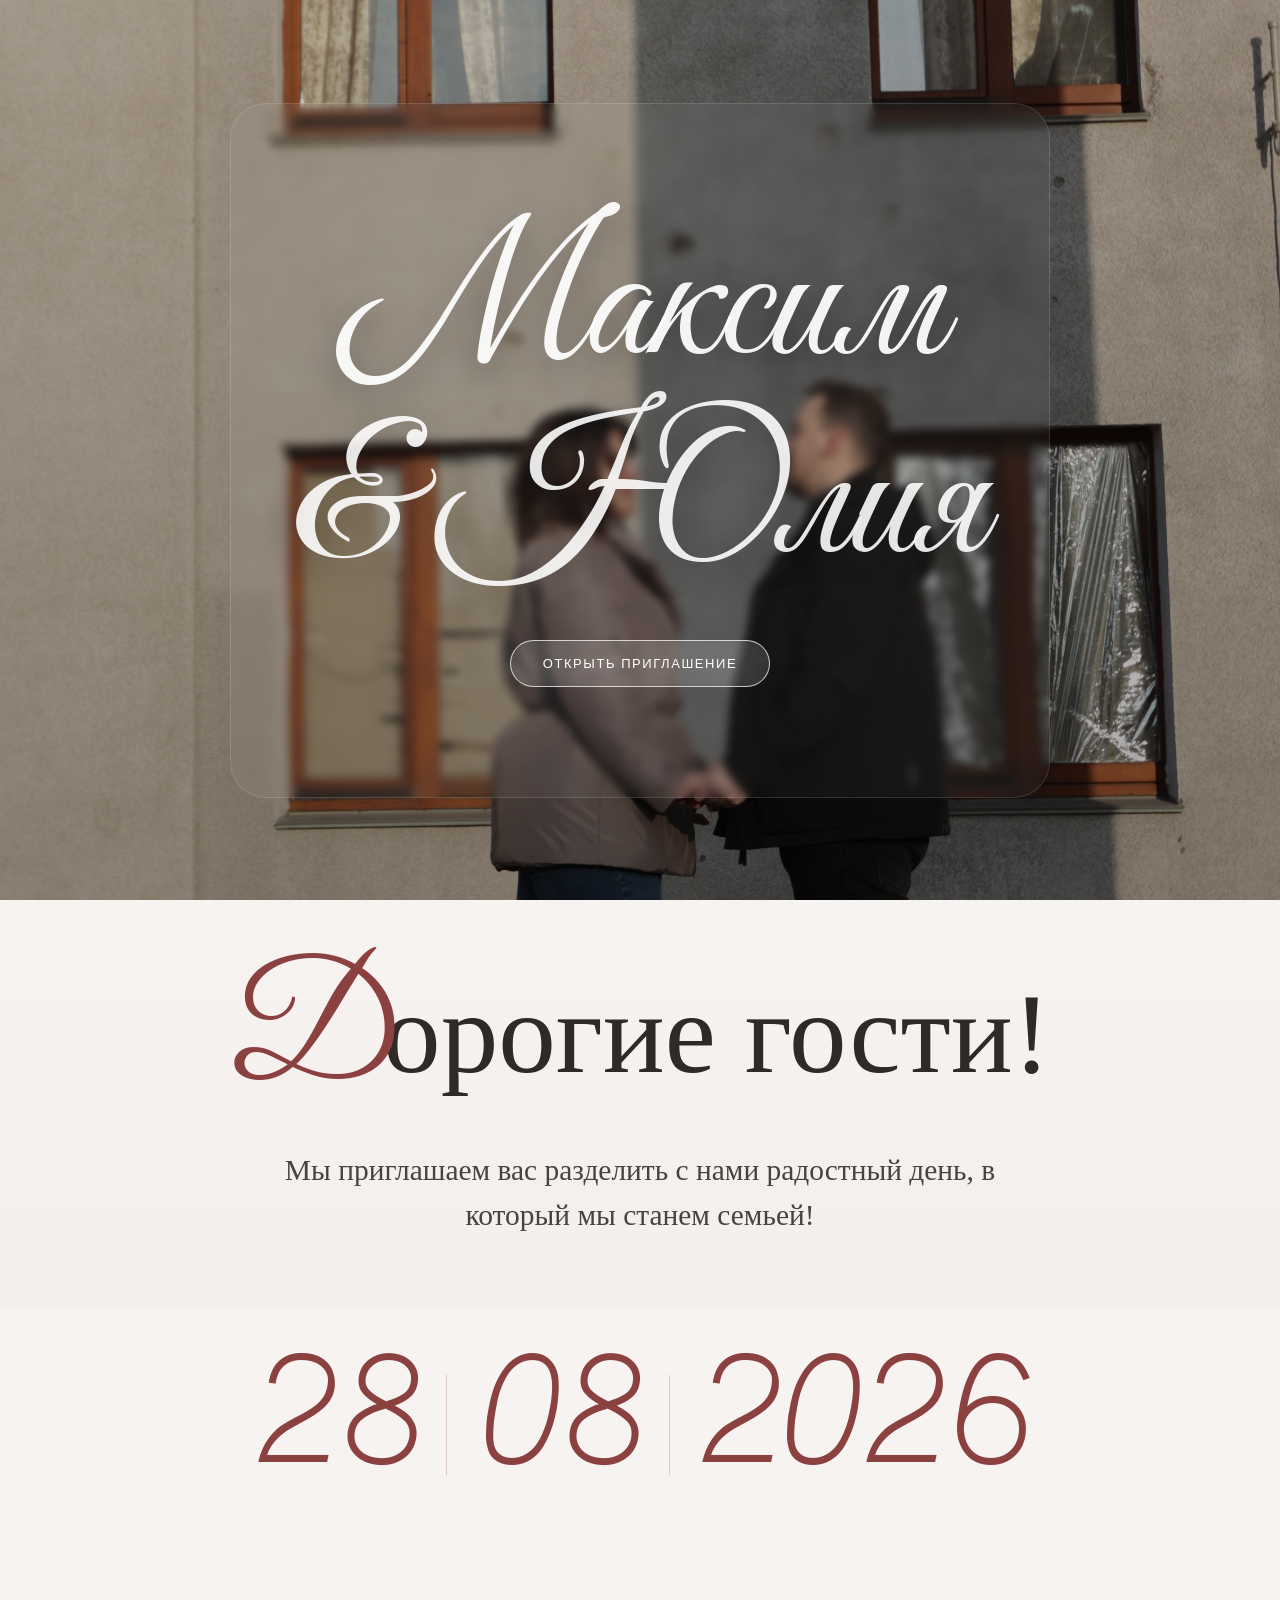
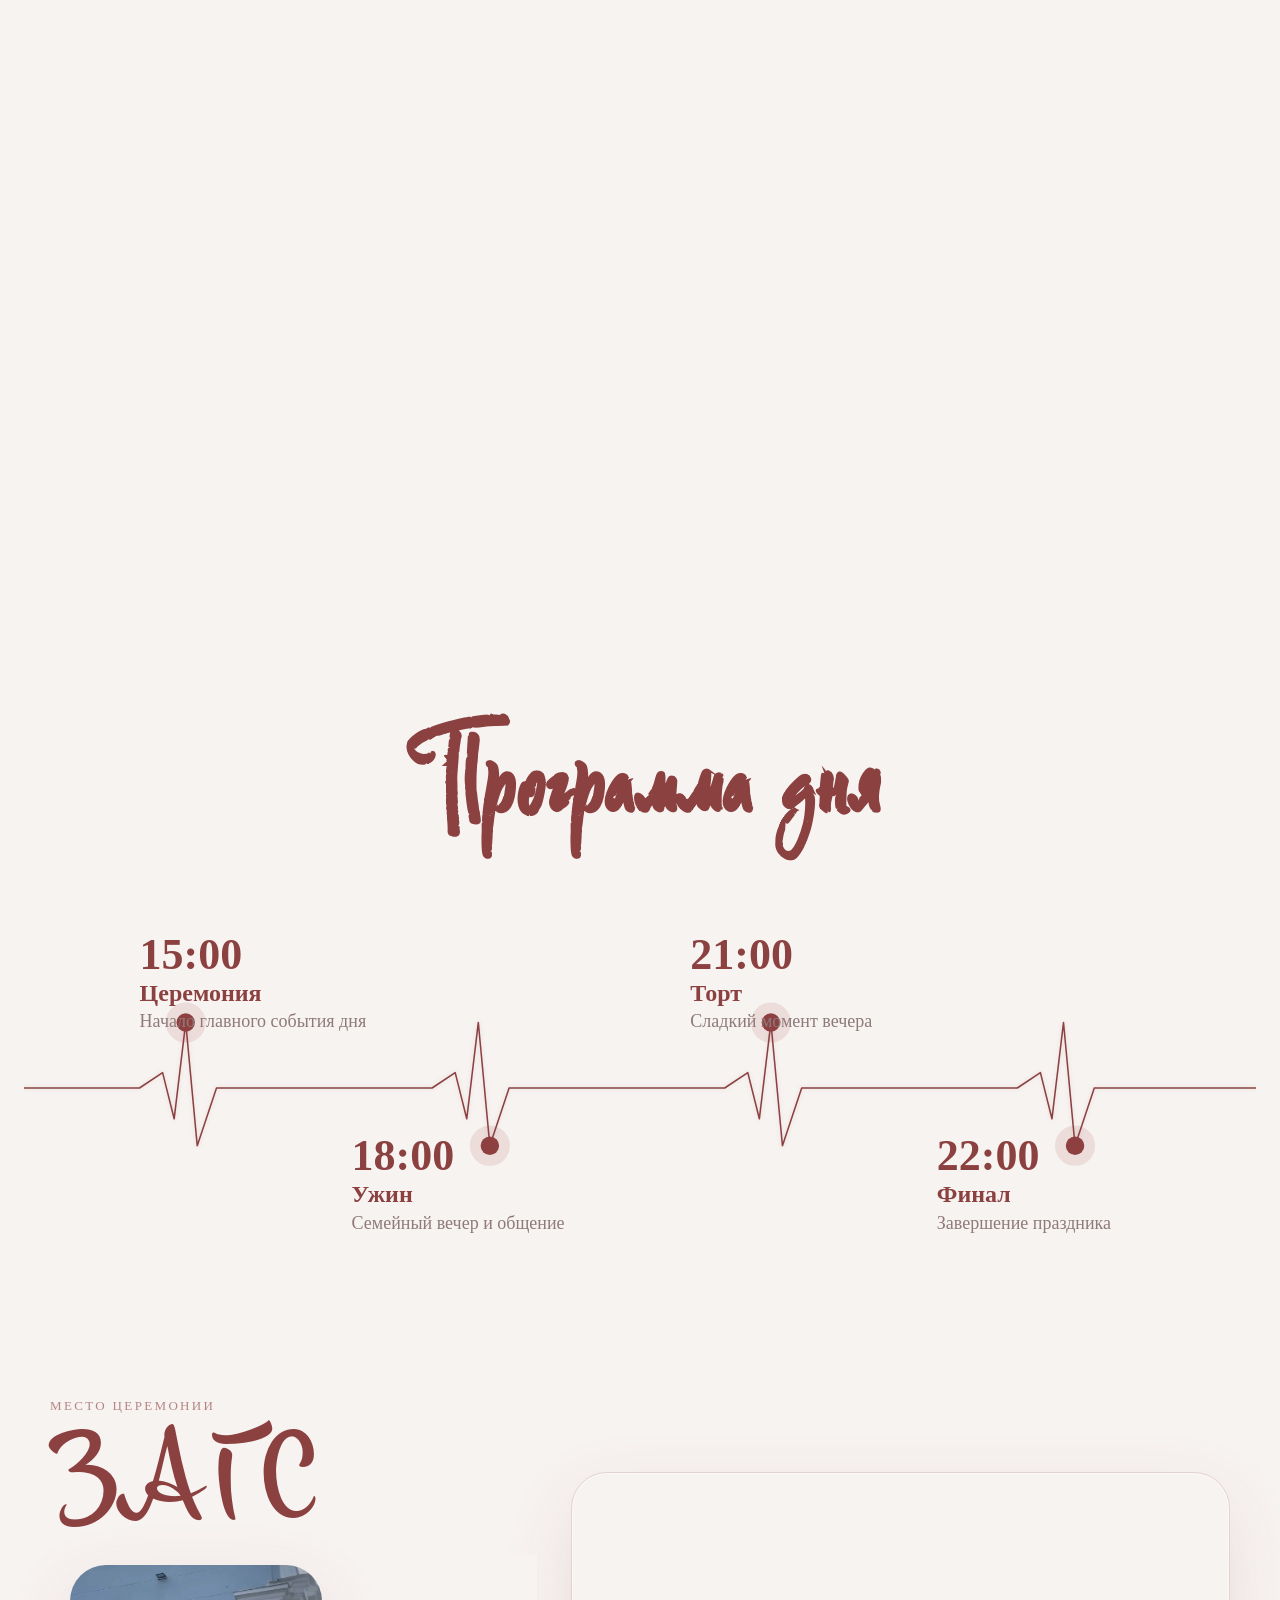
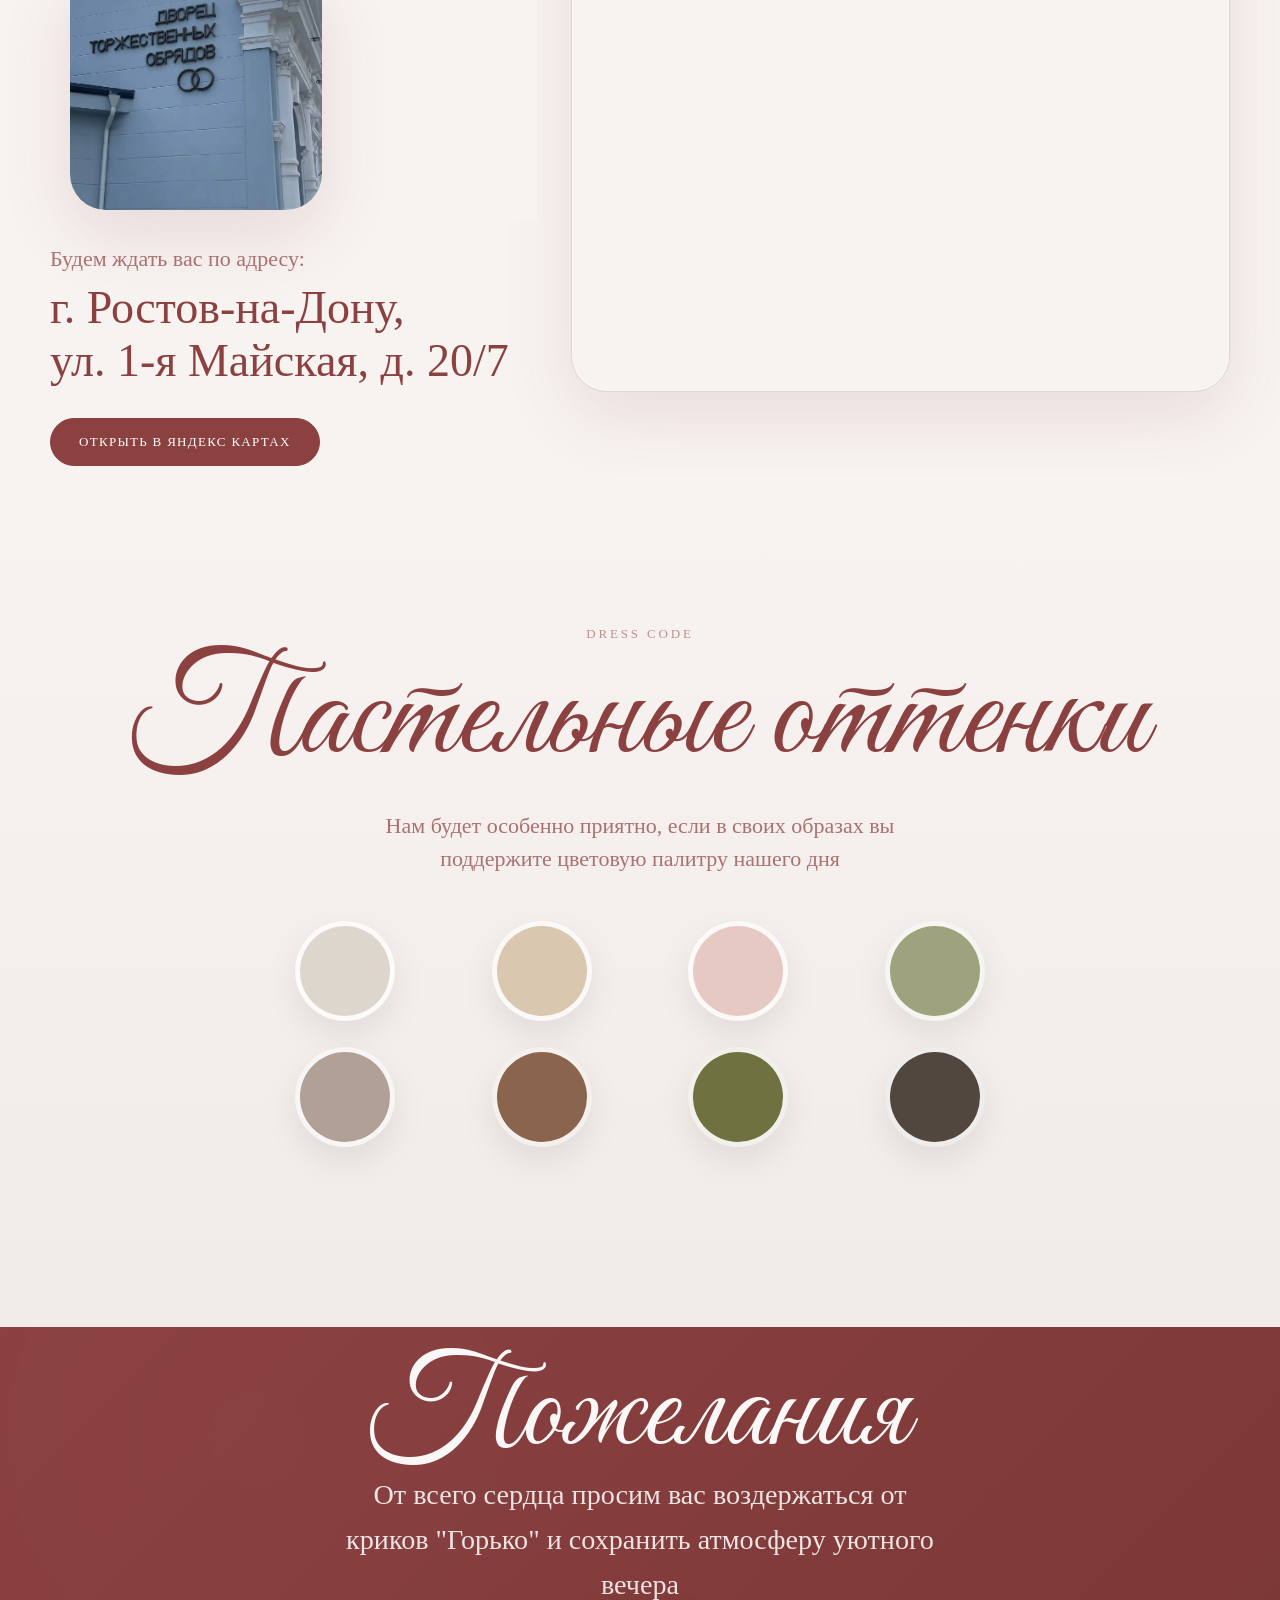
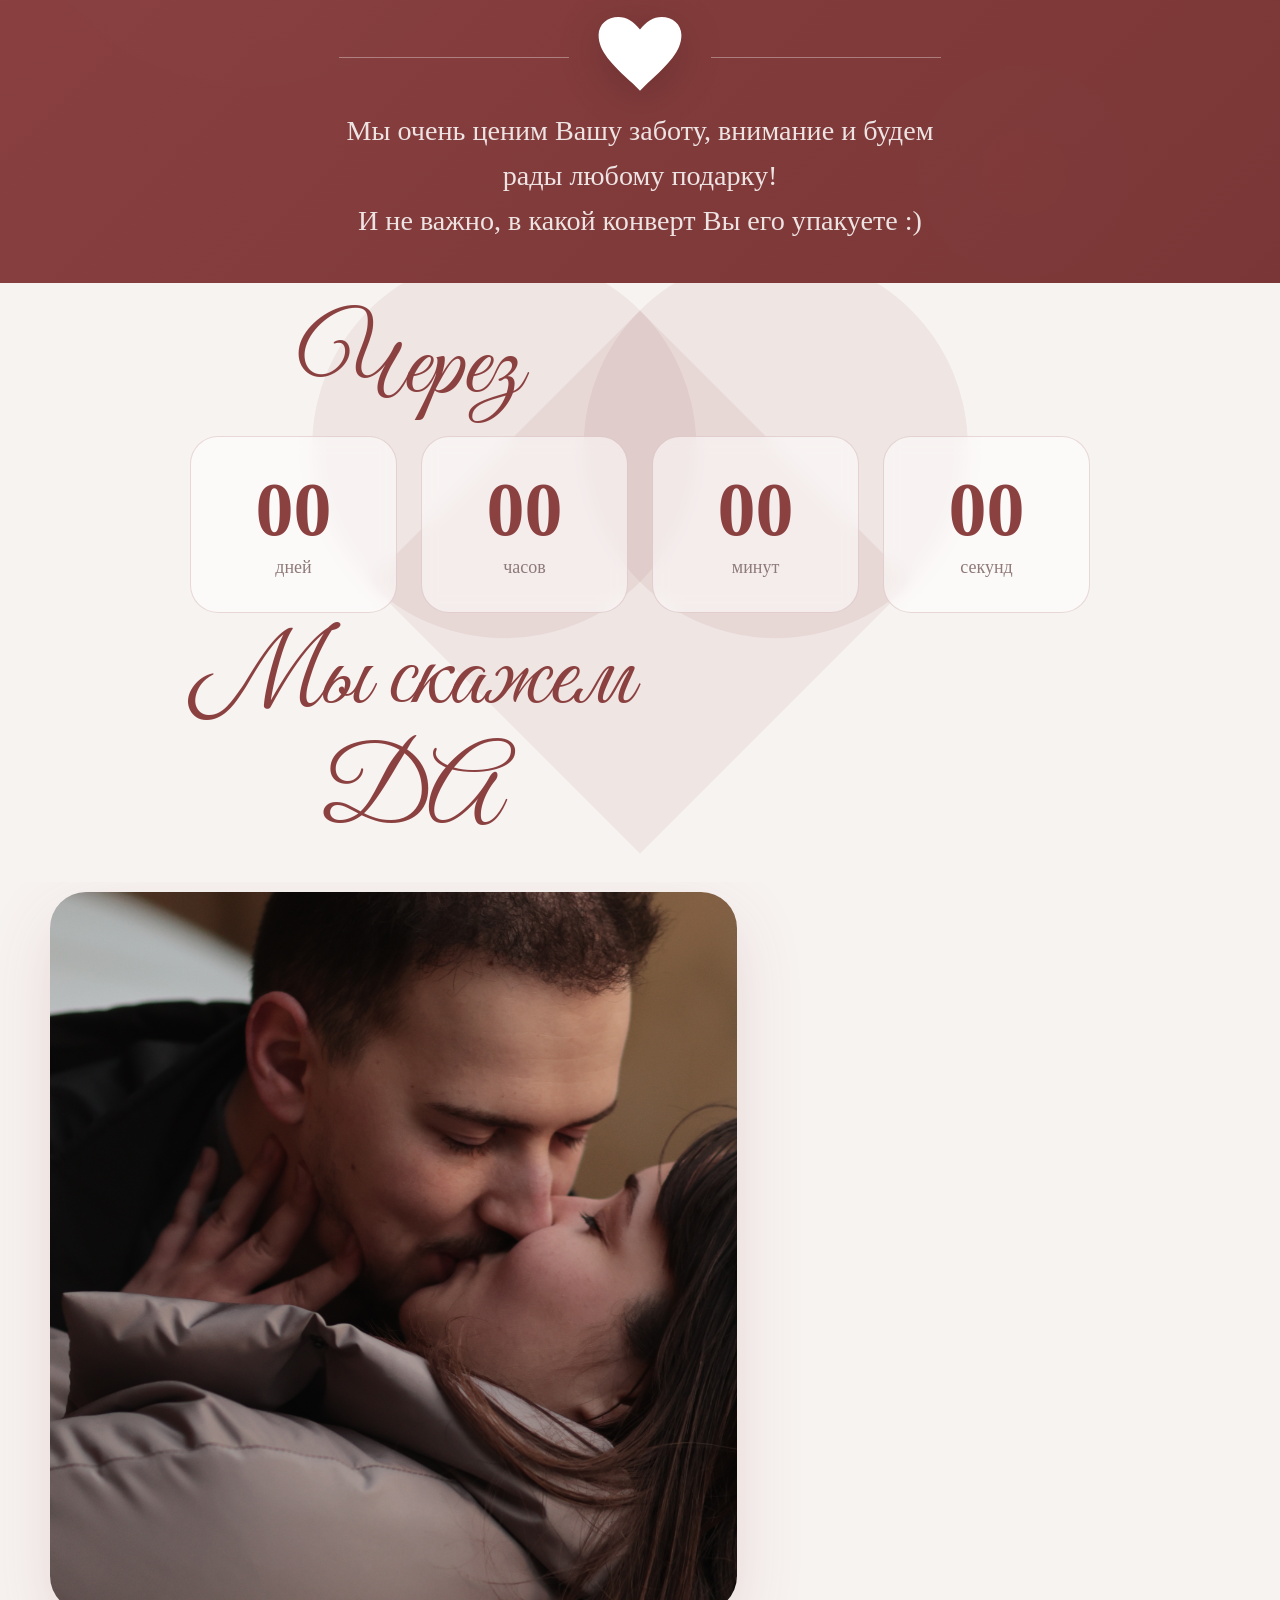
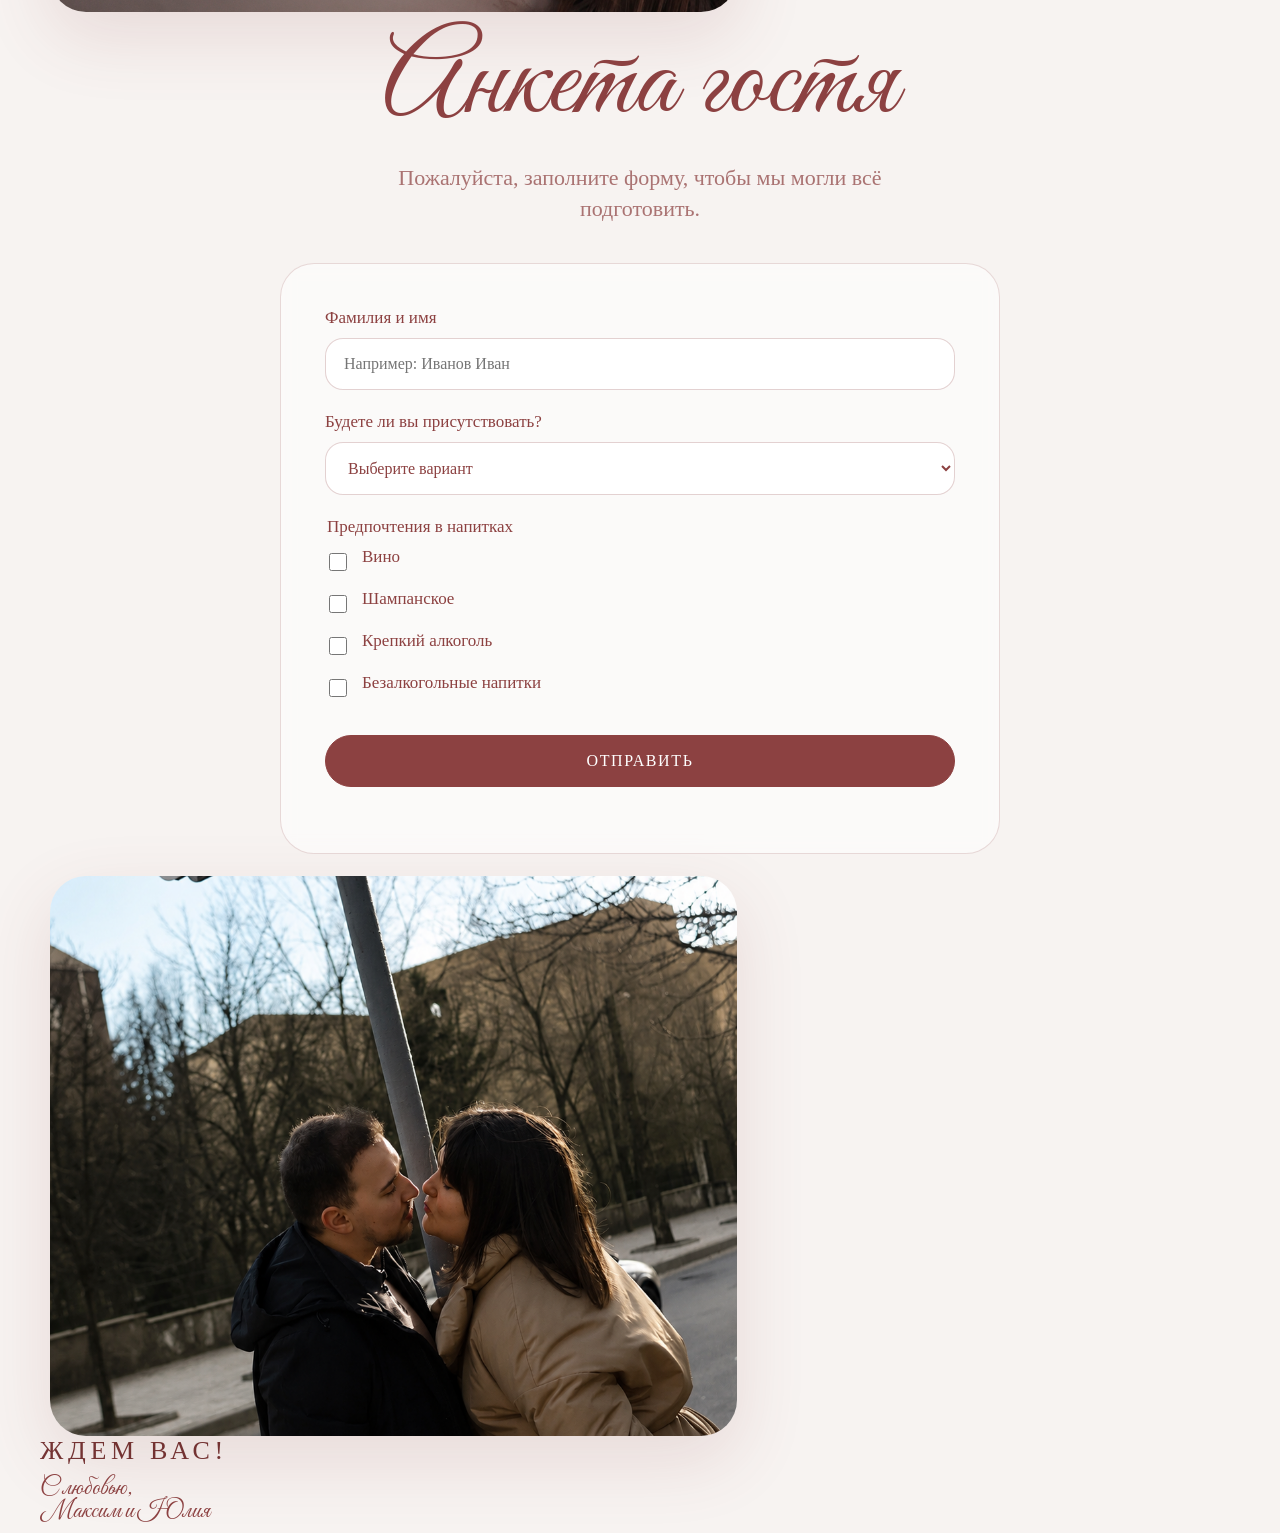
<file: index.html>
<!doctype html>
<html lang="ru">
  <head>
    <meta charset="UTF-8" />
    <meta name="viewport" content="width=device-width, initial-scale=1.0" />

    <link rel="stylesheet" href="./style.css" />
     <link rel="icon" href="./ico.png"/>

    <title>Максим & Юлия</title>
  </head>

  <body>
    <!-- HERO -->

    <section class="hero-open" id="inviteHero">
      <div class="hero-open__grain"></div>

      <div class="hero-open__inner">
        <h1 class="hero-open__title">
          Максим
          <span>& Юлия</span>
        </h1>

        <!-- <p class="hero-open__subtitle">Один день. Одно сердце. Одна история.</p> -->

        <button class="hero-open__button" type="button" id="openInvite">
          Открыть приглашение
        </button>
      </div>

      <svg
        class="hero-open__pulse"
        viewBox="0 0 1200 180"
        preserveAspectRatio="xMidYMid meet"
      >
        <path
          d="
            M0 90
            L320 90

            L345 82
            L360 115
            L375 42
            L390 128
            L410 90

            L1200 90
          "
        />
      </svg>
    </section>

    <section class="welcome-block" id="schedule">
      <div class="welcome-block__inner">
        <!-- <div class="welcome-block__date">
          <span>28</span>

          <i></i>

          <span>08</span>

          <i></i>

          <span>2026</span>
        </div> -->
        <h2 class="welcome-block__title"><span>Д</span>орогие гости!</h2>

        <p class="welcome-block__text">
          Мы приглашаем вас разделить с нами радостный день, в который мы станем
          семьей!
        </p>
      </div>
    </section>
    <!-- SCHEDULE -->

    <section class="date-transform">
      <div class="date-transform__sticky">
        <div class="date-transform__date">
          <span class="date-day">28</span>
          <i></i>
          <span class="date-month">08</span>
          <i></i>
          <span class="date-year">2026</span>
        </div>

        <h2 class="date-transform__title">Наш август</h2>

        <div class="date-transform__calendar">
          <span>26</span>
          <span>27</span>

          <div class="date-transform__heart">
            <svg viewBox="0 0 100 90">
              <path
                d="M50 82 L42 74 C18 52 4 38 4 20 C4 8 14 0 26 0 C35 0 43 5 50 14 C57 5 65 0 74 0 C86 0 96 8 96 20 C96 38 82 52 58 74 L50 82"
              />
              <text x="50" y="47">28</text>
            </svg>
          </div>

          <span>29</span>
          <span>30</span>
        </div>
      </div>
    </section>

    <section class="pulse-schedule">
      <h2 class="pulse__title">Программа дня</h2>
      <div class="pulse-track">
        <svg
          class="pulse-svg"
          viewBox="0 0 1600 420"
          preserveAspectRatio="xMidYMid meet"
        >
          <path
            d="
              M0 210
              L150 210

              L180 190
              L195 250
              L210 125
              L225 285
              L250 210

              L530 210

              L560 190
              L575 250
              L590 125
              L605 285
              L630 210

              L910 210

              L940 190
              L955 250
              L970 125
              L985 285
              L1010 210

              L1290 210

              L1320 190
              L1335 250
              L1350 125
              L1365 285
              L1390 210

              L1600 210
            "
          />

          <g class="peak-dot">
            <circle cx="210" cy="125" r="12" />
          </g>

          <g class="peak-dot">
            <circle cx="605" cy="285" r="12" />
          </g>

          <g class="peak-dot">
            <circle cx="970" cy="125" r="12" />
          </g>

          <g class="peak-dot">
            <circle cx="1365" cy="285" r="12" />
          </g>
        </svg>

        <div class="pulse-event event-1">
          <span>15:00</span>
          <h3>Церемония</h3>
          <p>Начало главного события дня</p>
        </div>

        <div class="pulse-event event-2">
          <span>18:00</span>
          <h3>Ужин</h3>
          <p>Семейный вечер и общение</p>
        </div>

        <div class="pulse-event event-3">
          <span>21:00</span>
          <h3>Торт</h3>
          <p>Сладкий момент вечера</p>
        </div>

        <div class="pulse-event event-4">
          <span>22:00</span>
          <h3>Финал</h3>
          <p>Завершение праздника</p>
        </div>
      </div>
    </section>

    <section class="location-section" id="location">
      <div class="location__inner">
        <div class="location__content">
          <p class="location__label">Место церемонии</p>

          <h2 class="location__title">ЗАГС</h2>

          <section class="couple-gallery">
            <div class="couple-gallery__inner">
              <div
                class="couple-gallery__photo couple-gallery__photo--large"
                style="height: 245px"
              >
                <img src="./img/1.png" alt="Максим и Юлия" />
              </div>
            </div>
          </section>

          <p class="location__text">Будем ждать вас по адресу:</p>

          <address class="location__address">
            г. Ростов-на-Дону,<br />
            ул. 1-я Майская, д. 20/7
          </address>

          <a
            class="location__button"
            href="https://yandex.ru/maps/?text=Ростов-на-Дону%2C%201-я%20Майская%2020%2F7"
            target="_blank"
          >
            Открыть в Яндекс Картах
          </a>
        </div>

        <div class="location__map">
          <iframe
            src="https://yandex.ru/map-widget/v1/?text=Ростов-на-Дону%2C%201-я%20Майская%2020%2F7"
            loading="lazy"
            allowfullscreen
          ></iframe>
        </div>
      </div>
    </section>

    <section class="dresscode-v2" id="dress-code">
      <div class="dresscode-v2__inner">
        <p class="dresscode-v2__label">Dress code</p>

        <h2 class="dresscode-v2__title">Пастельные оттенки</h2>

        <p class="dresscode-v2__text">
          Нам будет особенно приятно, если в своих образах вы поддержите
          цветовую палитру нашего дня
        </p>

        <!-- COLORS -->

        <div class="dresscode-v2__palette">
          <div class="dresscode-v2__color">
            <span style="background: #ddd6cc"></span>
          </div>

          <div class="dresscode-v2__color">
            <span style="background: #d9c7b0"></span>
          </div>

          <div class="dresscode-v2__color">
            <span style="background: #e6c9c3"></span>
          </div>

          <div class="dresscode-v2__color">
            <span style="background: #9ea27d"></span>
          </div>

          <div class="dresscode-v2__color">
            <span style="background: #b0a095"></span>
          </div>

          <div class="dresscode-v2__color">
            <span style="background: #8b644d"></span>
          </div>

          <div class="dresscode-v2__color">
            <span style="background: #6f7140"></span>
          </div>

          <div class="dresscode-v2__color">
            <span style="background: #51473f"></span>
          </div>
        </div>

        <!-- GALLERY -->
      </div>
    </section>

    <footer class="wedding-footer">
      <div class="wedding-footer__overlay"></div>

      <div class="wedding-footer__inner">
        <h2 class="wedding-footer__title">Пожелания</h2>

        <p class="wedding-footer__text">
          От всего сердца просим вас воздержаться от криков "Горько" и сохранить
          атмосферу уютного вечера
        </p>
        <div class="wedding-footer__line">
          <span></span>

          <div class="wedding-footer__heart">
            <svg viewBox="0 0 100 90">
              <path
                d="
            M50 82
            L42 74
            C18 52 4 38 4 20
            C4 8 14 0 26 0
            C35 0 43 5 50 14
            C57 5 65 0 74 0
            C86 0 96 8 96 20
            C96 38 82 52 58 74
            L50 82
          "
              />
            </svg>
          </div>

          <span></span>
        </div>
        <p class="wedding-footer__text">
          Мы очень ценим Вашу заботу, внимание и будем рады любому подарку!
          <br />
          И не важно, в какой конверт Вы его упакуете :)
        </p>
      </div>
    </footer>

    <section class="countdown-section">
      <div class="countdown-heart" aria-hidden="true"></div>

      <h2>Через</h2>

      <div class="countdown" data-deadline="2026-08-28T15:00:00">
        <div>
          <span id="days">00</span>
          <p>дней</p>
        </div>
        <div>
          <span id="hours">00</span>
          <p>часов</p>
        </div>
        <div>
          <span id="minutes">00</span>
          <p>минут</p>
        </div>
        <div>
          <span id="seconds">00</span>
          <p>секунд</p>
        </div>
      </div>
      <h2>Мы скажем</h2>
      <h2>ДА</h2>
    </section>

    <section class="couple-gallery">
      <div class="couple-gallery__inner">
        <div class="couple-gallery__photo couple-gallery__photo--large">
          <img src="./img/3I7A5055.JPG" alt="Максим и Юлия" />
        </div>
      </div>
    </section>

    <section class="rsvp" id="rsvp">
      <div class="rsvp__inner">
        <h2 class="rsvp__title">Анкета гостя</h2>

        <p class="rsvp__text">
          Пожалуйста, заполните форму, чтобы мы могли всё подготовить.
        </p>

        <form class="rsvp__form" id="rsvpForm">
          <label>
            <span>Фамилия и имя</span>
            <input
              type="text"
              name="name"
              placeholder="Например: Иванов Иван"
              required
            />
          </label>

          <label>
            <span>Будете ли вы присутствовать?</span>
            <select name="attendance" required>
              <option value="" disabled selected>Выберите вариант</option>
              <option value="Да, буду">Да, буду</option>
              <option value="К сожалению, не смогу">
                К сожалению, не смогу
              </option>
              <option value="Пока не знаю">Пока не знаю</option>
            </select>
          </label>

          <fieldset>
            <legend>Предпочтения в напитках</legend>

            <label class="rsvp__checkbox">
              <input type="checkbox" name="drinks" value="Вино" />
              <span>Вино</span>
            </label>

            <label class="rsvp__checkbox">
              <input type="checkbox" name="drinks" value="Шампанское" />
              <span>Шампанское</span>
            </label>

            <label class="rsvp__checkbox">
              <input type="checkbox" name="drinks" value="Крепкий алкоголь" />
              <span>Крепкий алкоголь</span>
            </label>

            <label class="rsvp__checkbox">
              <input
                type="checkbox"
                name="drinks"
                value="Безалкогольные напитки"
              />
              <span>Безалкогольные напитки</span>
            </label>
          </fieldset>

          <button type="submit" class="rsvp__button">Отправить</button>

          <p class="rsvp__status" id="rsvpStatus"></p>
        </form>
      </div>
    </section>

    <section class="couple-gallery">
      <div class="couple-gallery__inner">
        <div class="couple-gallery__photo couple-gallery__photo--small">
          <img src="./img/end.png" alt="Максим и Юлия" />
        </div>
      </div>
      <div class="couple-gallery__content">
        <p>ЖДЕМ ВАС!</p>
        <h2>С любовью,<br />Максим и Юлия</h2>
      </div>
    </section>

    <script src="./script.js"></script>
  </body>
</html>
</file>
<file: style.css>
@font-face {
  font-family: "Great";
  src: url("./fonts/GreatVibes-Regular.ttf") format("truetype");
  font-weight: normal;
}

@font-face {
  font-family: "Buira";
  src: url("./fonts/Buira.ttf") format("truetype");
  font-weight: normal;
}

@font-face {
  font-family: "Agreta";
  src: url("./fonts/Agreta.otf") format("opentype");
  font-weight: normal;
}

@font-face {
  font-family: "Joseph";
  src: url("./fonts/josefkpaneuropean2.otf") format("opentype");
  font-weight: normal;
}

/* RESET */

* {
  box-sizing: border-box;
}

body {
  margin: 0;
  overflow-x: hidden;
  background: #f7f3f1;
  
}

/* HERO */

.hero-open {
  position: relative;

  min-height: 100svh;

  display: grid;
  place-items: center;

  overflow: hidden;

  padding: 24px;

  background:
    url("./img/3I7A3876.JPG")
    center / cover
    no-repeat;
}

.hero-open::before {
  content: "";

  position: absolute;
  inset: 0;

  background:
    linear-gradient(
      to bottom,
      rgba(0,0,0,0.22),
      rgba(0,0,0,0.34)
    );

  z-index: 1;
}

/* GRAIN */

.hero-open__grain {
  position: absolute;
  inset: 0;

  z-index: 2;

  opacity: 0.08;

  background:
    rgba(255,255,255,0.06);

  pointer-events: none;
}

/* CONTENT */

.hero-open__inner {
  position: relative;
  z-index: 3;

  width: min(820px, 100%);

  text-align: center;

  color: white;

  padding:
    clamp(60px, 10vw, 110px)
    22px;

  border-radius: 36px;

  background:
    rgba(255,255,255,0.045);

  border:
    1px solid rgba(255,255,255,0.12);

  backdrop-filter: blur(4px);
}

/* DATE */

.hero-open__date {
  margin: 0 0 18px;

  font-size:
    clamp(18px, 3vw, 34px);

  letter-spacing: 0.22em;

  color:
    rgba(255,255,255,0.82);
}

/* TITLE */

.hero-open__title {
  margin: 0;

  font-family: "Great", cursive;

  font-size:
    clamp(86px, 15vw, 190px);

  font-weight: 400;

  line-height: 1;

  color:
    rgba(255,255,255,0.94);

  text-shadow:
    0 10px 35px rgba(0,0,0,0.32);
}

.hero-open__title span {
  display: block;

  margin-top: 8px;

  opacity: 0.95;
}

/* SUBTITLE */

.hero-open__subtitle {
  width:
    min(520px, 92%);

  margin:
    32px auto 0;

  font-size:
    clamp(16px, 2vw, 23px);

  line-height: 1.5;

  color:
    rgba(255,255,255,0.82);
}

/* BUTTON */

.hero-open__button {
  margin-top: 38px;

  padding:
    15px 32px;

  border:
    1px solid rgba(255,255,255,0.72);

  border-radius: 999px;

  background:
    rgba(255,255,255,0.12);

  backdrop-filter: blur(8px);

  color: white;

  cursor: pointer;

  font-size: 13px;

  letter-spacing: 0.12em;

  text-transform: uppercase;

  transition: 0.3s ease;
}

.hero-open__button:hover {
  background: white;

  color: #8c4141;

  transform: translateY(-2px);
}

/* HERO ECG */

.hero-open__pulse {
  position: absolute;

  left: 50%;
  bottom: 28px;

  z-index: 3;

  width:
    min(1100px, 110vw);

  height: auto;

  transform:
    translateX(-50%);

  opacity: 0.45;
}

.hero-open__pulse path {
  fill: none;

  stroke:
    rgba(255,255,255,0.78);

  stroke-width: 1.5;

  stroke-linecap: round;
  stroke-linejoin: round;

  stroke-dasharray: 1400;
  stroke-dashoffset: 1400;
}

/* ACTIVE */

.hero-open.is-open .hero-open__pulse path {
  animation:
    drawPulse 1.8s ease forwards,
    pulseGlow 2.2s ease-in-out infinite 1.8s;
}

.hero-open.is-open .hero-open__button {
  opacity: 0;

  pointer-events: none;

  transform: translateY(12px);
}

/* SCHEDULE */

.pulse__title{
  text-align: center;
  font-family: Agreta;
  font-size: clamp(64px, 12vw, 150px);
  color: #8c4141;
  margin: 0;
}

.pulse-schedule {
  width: 100%;

  overflow: hidden;

  padding: 10px 12px;

  background: #f7f3f1;
}

.pulse-track {
  position: relative;

  width: 100%;
  max-width: 1500px;

  aspect-ratio: 1600 / 520;

  min-height: 260px;

  margin: 0 auto;
}

.pulse-svg {
  position: absolute;
  inset: 0;

  width: 100%;
  height: 100%;
}

.pulse-svg path {
  fill: none;

  stroke: #8c4141;

  stroke-width: 2;

  stroke-linecap: round;
  stroke-linejoin: round;

  filter:
    drop-shadow(
      0 0 3px rgba(139,90,90,0.18)
    );

  animation:
    pulseLine 2.2s ease-in-out infinite;
}

/* DOTS */

.peak-dot circle {
  fill: #8c4141;

  stroke:
    rgba(154,63,63,0.12);

  stroke-width: 28;

  transform-box: fill-box;
  transform-origin: center;

  animation:
    dotPulse 2.2s ease-in-out infinite;
}

/* EVENTS */

.pulse-event {
  position: absolute;

  width:
    clamp(90px, 18vw, 260px);

  color: #8c4141;
}

.pulse-event span {
  display: block;

  margin-bottom: 3px;

  font-size:
    clamp(18px, 4vw, 44px);

  font-weight: 700;

  line-height: 1;
}

.pulse-event h3 {
  margin: 0 0 4px;

  font-size:
    clamp(10px, 2.2vw, 24px);

  font-weight: 700;

  line-height: 1.1;
}

.pulse-event p {
  margin: 0;

  font-size:
    clamp(9px, 1.8vw, 18px);

  line-height: 1.25;

  color: #8f7a7a;
}

/* POSITIONS */

.event-1 {
  left: 13.125%;
  top: 13%;
  transform: translateX(-20%);
}

.event-2 {
  left: 36.875%;
  top: 61%;
  transform: translateX(-55%);
}

.event-3 {
  left: 60.625%;
  top: 13%;
  transform: translateX(-35%);
}

.event-4 {
  left: 84.375%;
  top: 61%;
  transform: translateX(-55%);
}

/* ANIMATIONS */

@keyframes pulseLine {
  0%, 100% {
    stroke-width: 2;

    filter:
      drop-shadow(
        0 0 2px rgba(139,90,90,0.12)
      );
  }

  50% {
    stroke-width: 2.6;

    filter:
      drop-shadow(
        0 0 7px rgba(139,90,90,0.28)
      );
  }
}

@keyframes dotPulse {
  0%, 100% {
    transform: scale(1);
  }

  50% {
    transform: scale(1.15);
  }
}

@keyframes drawPulse {
  to {
    stroke-dashoffset: 0;
  }
}

@keyframes pulseGlow {
  0%, 100% {
    filter:
      drop-shadow(
        0 0 2px rgba(255,255,255,0.14)
      );
  }

  50% {
    filter:
      drop-shadow(
        0 0 10px rgba(255,255,255,0.35)
      );
  }
}

/* MOBILE */

@media (max-width: 768px) {

  .hero-open {
    padding: 16px;

    background-position: center;
  }

  .hero-open__inner {
    padding: 52px 18px;

    border-radius: 28px;
  }

  .hero-open__title {
    font-size:
      clamp(76px, 24vw, 120px);
  }

  .hero-open__subtitle {
    margin-top: 24px;
  }

  .hero-open__pulse {
    width: 160%;

    bottom: 34px;
  }
}

/* DESKTOP */

@media (min-width: 768px) {

  .pulse-schedule {
    padding: 70px 20px;
  }

  .pulse-track {
    min-height: 420px;
  }
}

@media (min-width: 1200px) {

  .pulse-schedule {
    padding: 90px 24px;
  }
}


.countdown-section {
  position: relative;
  overflow: hidden;
  padding: 20px 20px;
  text-align: center;
  background: #f7f3f1;
  color: #8c4141;
}

.countdown-section h2 {
  position: relative;
  z-index: 2;
  margin: 18px 10px;
  max-width: 760px;
  font-family: "Great", cursive;
  font-size: clamp(48px, 8vw, 110px);
  font-weight: 400;
  line-height: 0.95;
}

.countdown {
  position: relative;
  z-index: 2;
  display: grid;
  grid-template-columns: repeat(4, 1fr);
  gap: clamp(10px, 2vw, 24px);
  width: min(900px, 100%);
  margin: 0 auto;
}

.countdown div {
  padding: clamp(18px, 3vw, 34px) 10px;
  border: 1px solid rgba(140, 65, 65, 0.18);
  border-radius: 28px;
  background: rgba(255, 255, 255, 0.55);
  backdrop-filter: blur(8px);
}

.countdown span {
  display: block;
  font-size: clamp(34px, 6vw, 76px);
  font-weight: 700;
  line-height: 1;
}

.countdown p {
  margin: 10px 0 0;
  font-size: clamp(12px, 1.5vw, 18px);
  color: #8f7a7a;
}

.countdown-heart {
  position: absolute;
  left: 50%;
  top: 50%;
  width: clamp(180px, 30vw, 420px);
  height: clamp(180px, 30vw, 420px);
  transform: translate(-50%, -50%) rotate(-45deg);
  background: rgba(140, 65, 65, 0.08);
  animation: heartBeat 1.6s ease-in-out infinite;
}

.countdown-heart::before,
.countdown-heart::after {
  content: "";
  position: absolute;
  width: 100%;
  height: 100%;
  border-radius: 50%;
  background: inherit;
}

.countdown-heart::before {
  top: -50%;
  left: 0;
}

.countdown-heart::after {
  left: 50%;
  top: 0;
}

@keyframes heartBeat {
  0%, 100% {
    transform: translate(-50%, -50%) rotate(-45deg) scale(1);
    opacity: 0.55;
  }

  50% {
    transform: translate(-50%, -50%) rotate(-45deg) scale(1.08);
    opacity: 0.9;
  }
}

@media (max-width: 600px) {
  .countdown {
    grid-template-columns: repeat(2, 1fr);
  }
}

.date-choice {
  position: relative;
  overflow: hidden;
  padding: clamp(70px, 10vw, 130px) 20px;
  text-align: center;
  background: #f7f3f1;
  color: #8c4141;
}

.date-choice__text {
  width: min(620px, 100%);
  margin: 0 auto 34px;
  font-size: clamp(18px, 2.4vw, 30px);
  line-height: 1.35;
  color: rgba(140, 65, 65, 0.7);
}

.date-choice__title {
  margin: 0 0 28px;
  font-family: "Great", cursive;
  font-size: clamp(42px, 8vw, 96px);
  font-weight: 400;
  line-height: 1;
}

.date-choice__calendar {
  display: flex;
  align-items: center;
  justify-content: center;
  gap: clamp(10px, 2vw, 26px);
}

.date-choice__day {
  display: grid;
  place-items: center;
  width: clamp(48px, 8vw, 78px);
  aspect-ratio: 1;
  border: 2px solid rgba(140, 65, 65, 0.28);
  border-radius: 12px;
  background: rgba(255, 255, 255, 0.45);
  font-size: clamp(18px, 3vw, 30px);
  color: rgba(140, 65, 65, 0.55);
}

.date-choice__heart {
  width: clamp(72px, 11vw, 130px);

  animation:
    heartPulseBig 1.8s ease-in-out infinite;

  filter:
    drop-shadow(
      0 14px 30px rgba(140, 65, 65, 0.22)
    );
}

.date-choice__heart svg {
  width: 100%;
  height: auto;
  overflow: visible;
}

.date-choice__heart path {
  fill: #8c4141;
}

.date-choice__heart text {
  fill: white;

  font-size: 34px;
  font-weight: 600;

  text-anchor: middle;
  dominant-baseline: middle;

  font-family: "Buira", sans-serif;
}

@keyframes heartPulseBig {
  0%, 100% {
    transform: scale(1);
  }

  50% {
    transform: scale(1.08);
  }
}

@media (max-width: 480px) {
  .date-choice__calendar {
    gap: 8px;
  }

  .date-choice__day {
    border-radius: 10px;
  }
}

.rsvp {
  padding: 12px 20px;
  background: #f7f3f1;
  color: #8c4141;
}

.rsvp__inner {
  width: min(720px, 100%);
  margin: 0 auto;
  text-align: center;
}

.rsvp__title {
  margin: 0;
  font-family: "Great", cursive;
  font-size: clamp(54px, 9vw, 120px);
  font-weight: 400;
  line-height: 0.9;
}

.rsvp__text {
  margin: 24px auto 38px;
  max-width: 520px;
  font-size: clamp(16px, 2vw, 22px);
  line-height: 1.45;
  color: rgba(140, 65, 65, 0.72);
}

.rsvp__form {
  display: grid;
  gap: 22px;
  padding: clamp(24px, 5vw, 44px);
  border: 1px solid rgba(140, 65, 65, 0.18);
  border-radius: 34px;
  background: rgba(255, 255, 255, 0.55);
  backdrop-filter: blur(8px);
  text-align: left;
}

.rsvp__form label span,
.rsvp__form legend {
  display: block;
  margin-bottom: 10px;
  font-size: 17px;
  color: #8c4141;
}

.rsvp__form input,
.rsvp__form select {
  width: 100%;
  padding: 16px 18px;
  border: 1px solid rgba(140, 65, 65, 0.24);
  border-radius: 18px;
  background: white;
  color: #8c4141;
  font: inherit;
  outline: none;
}

.rsvp__form input:focus,
.rsvp__form select:focus {
  border-color: #8c4141;
}

.rsvp__form fieldset {
  display: grid;
  gap: 12px;
  margin: 0;
  padding: 0;
  border: 0;
}

.rsvp__checkbox {
  display: flex;
  align-items: center;
  gap: 12px;
  cursor: pointer;
}

.rsvp__checkbox input {
  width: 18px;
  height: 18px;
  accent-color: #8c4141;
}

.rsvp__checkbox span {
  margin: 0;
  color: rgba(140, 65, 65, 0.78);
}

.rsvp__button {
  margin-top: 10px;
  padding: 16px 28px;
  border: 1px solid #8c4141;
  border-radius: 999px;
  background: #8c4141;
  color: white;
  cursor: pointer;
  font: inherit;
  text-transform: uppercase;
  letter-spacing: 0.1em;
  transition: 0.3s ease;
}

.rsvp__button:hover {
  background: transparent;
  color: #8c4141;
}

.rsvp__status {
  margin: 0;
  text-align: center;
  color: rgba(140, 65, 65, 0.8);
}

.location-section {
  padding: 10px 20px;
  background: #f7f3f1;
  color: #8c4141;
}

.location__inner {
  width: min(1180px, 100%);
  margin: 0 auto;
  display: grid;
  gap: 34px;
}

.location__content {
  position: relative;
  z-index: 2;
  text-align: center;
}

.location__label {
  margin: 0 0 14px;
  font-size: 13px;
  letter-spacing: 0.18em;
  text-transform: uppercase;
  color: rgba(140, 65, 65, 0.62);
}

.location__title {
  margin: 0;
  font-family: "Joseph", cursive;
  font-size: clamp(70px, 12vw, 150px);
  font-weight: 400;
  line-height: 0.85;
}

.location__text {
  margin: 26px 0 10px;
  font-size: clamp(16px, 2vw, 22px);
  color: rgba(140, 65, 65, 0.72);
}

.location__address {
  margin: 0;
  font-style: normal;
  font-size: clamp(24px, 4vw, 46px);
  line-height: 1.15;
  color: #8c4141;
}

.location__button {
  display: inline-flex;
  margin-top: 30px;
  padding: 15px 28px;
  border: 1px solid #8c4141;
  border-radius: 999px;
  background: #8c4141;
  color: white;
  text-decoration: none;
  font-size: 13px;
  letter-spacing: 0.1em;
  text-transform: uppercase;
  transition: 0.3s ease;
}

.location__button:hover {
  background: transparent;
  color: #8c4141;
}

.location__map {
  position: relative;
  overflow: hidden;
  height: clamp(320px, 46vw, 520px);
  border-radius: 36px;
  border: 1px solid rgba(140, 65, 65, 0.18);
  box-shadow: 0 24px 70px rgba(140, 65, 65, 0.12);
}

.location__map::before {
  content: "";
  position: absolute;
  inset: 0;
  z-index: 2;
  pointer-events: none;
  border-radius: inherit;
  box-shadow: inset 0 0 0 1px rgba(255,255,255,0.45);
}

.location__map iframe {
  width: 100%;
  height: 100%;
  border: 0;
  filter: grayscale(0.25) sepia(0.08);
}

@media (min-width: 900px) {
  .location__inner {
    grid-template-columns: 0.85fr 1.15fr;
    align-items: center;
  }

  .location__content {
    text-align: left;
  }
}

.dress-code {
  position: relative;
  overflow: hidden;
  padding: clamp(70px, 10vw, 130px) 20px;
  background: #f7f3f1;
  color: #8c4141;
  text-align: center;
}

.dress-code__inner {
  width: min(1100px, 100%);
  margin: 0 auto;
}

.dress-code__label {
  margin: 0 0 14px;
  font-size: 13px;
  letter-spacing: 0.18em;
  text-transform: uppercase;
  color: rgba(140, 65, 65, 0.6);
}

.dress-code__title {
  margin: 0;
  font-family: "Great", cursive;
  font-size: clamp(56px, 10vw, 130px);
  font-weight: 400;
  line-height: 0.9;
}

.dress-code__text {
  width: min(640px, 100%);
  margin: 28px auto 34px;
  font-size: clamp(16px, 2vw, 22px);
  line-height: 1.45;
  color: rgba(140, 65, 65, 0.72);
}

.dress-code__palette {
  display: flex;
  justify-content: center;
  align-items: center;
  gap: clamp(10px, 2vw, 18px);
  margin-bottom: 44px;
}

.dress-code__palette span {
  display: block;
  width: clamp(48px, 8vw, 86px);
  aspect-ratio: 1;
  border-radius: 50%;
  background: var(--color);
  border: 4px solid white;
  box-shadow: 0 12px 30px rgba(140, 65, 65, 0.14);
}

.dress-slider {
  position: relative;
  display: grid;
  grid-template-columns: 44px 1fr 44px;
  align-items: center;
  gap: 12px;
}

.dress-slider__viewport {
  overflow: hidden;
  border-radius: 34px;
}

.dress-slider__track {
  display: flex;
  gap: 18px;
  transition: transform 0.45s ease;
}

.dress-slide {
  min-width: 78%;
  height: clamp(360px, 55vw, 620px);
  border-radius: 34px;
  overflow: hidden;
  background: white;
  border: 1px solid rgba(140, 65, 65, 0.16);
  box-shadow: 0 24px 70px rgba(140, 65, 65, 0.12);
}

.dress-slide img {
  width: 100%;
  height: 100%;
  object-fit: cover;
}

.dress-slider__btn {
  width: 44px;
  height: 44px;
  border: 1px solid rgba(140, 65, 65, 0.32);
  border-radius: 50%;
  background: rgba(255, 255, 255, 0.65);
  color: #8c4141;
  cursor: pointer;
  font-size: 34px;
  line-height: 1;
  transition: 0.3s ease;
}

.dress-slider__btn:hover {
  background: #8c4141;
  color: white;
}

@media (min-width: 768px) {
  .dress-slide {
    min-width: calc((100% - 36px) / 3);
  }
}

@media (max-width: 520px) {
  .dress-slider {
    grid-template-columns: 1fr;
  }

  .dress-slider__btn {
    display: none;
  }

  .dress-slider__viewport {
    overflow-x: auto;
    scroll-snap-type: x mandatory;
  }

  .dress-slider__track {
    transform: none !important;
  }

  .dress-slide {
    min-width: 82%;
    scroll-snap-align: center;
  }
}

.dresscode-v2 {
  position: relative;

  overflow: hidden;

  padding:
    clamp(40px, 12vw, 150px)
    20px;

  background:
    linear-gradient(
      to bottom,
      #f7f3f1,
      #f2ece8
    );

  color: #8c4141;
}

.dresscode-v2__inner {
  width: min(1180px, 100%);
  margin: 0 auto;

  text-align: center;
}

/* LABEL */

.dresscode-v2__label {
  margin: 0 0 14px;

  font-size: 13px;

  letter-spacing: 0.22em;

  text-transform: uppercase;

  color:
    rgba(140,65,65,0.55);
}

/* TITLE */

.dresscode-v2__title {
  margin: 0;

  font-family: "Great", cursive;

  font-size:
    clamp(62px, 11vw, 150px);

  font-weight: 400;

  line-height: 0.9;
}

/* TEXT */

.dresscode-v2__text {
  width:
    min(620px, 100%);

  margin:
    26px auto 46px;

  font-size:
    clamp(16px, 2vw, 22px);

  line-height: 1.5;

  color:
    rgba(140,65,65,0.72);
}

/* PALETTE */

.dresscode-v2__palette {
  display: grid;

  grid-template-columns:
    repeat(4, 1fr);

  gap:
    clamp(14px, 2vw, 26px);

  width:
    min(760px, 100%);

  margin:
    0 auto 30px;
}

.dresscode-v2__color {
  display: flex;
  justify-content: center;
}

.dresscode-v2__color span {
  display: block;

  width:
    clamp(62px, 9vw, 100px);

  aspect-ratio: 1;

  border-radius: 50%;

  border:
    5px solid rgba(255,255,255,0.9);

  box-shadow:
    0 14px 34px rgba(0,0,0,0.08);

  transition:
    transform 0.35s ease;
}

.dresscode-v2__color:hover span {
  transform:
    translateY(-4px)
    scale(1.04);
}

/* GALLERY */

.dresscode-v2__gallery {
  display: grid;

  grid-template-columns:
    repeat(4, 1fr);

  gap:
    clamp(14px, 2vw, 22px);
}

.dresscode-v2__card {
  position: relative;

  overflow: hidden;

  border-radius: 34px;

  background: white;

  aspect-ratio: 0.72;

  box-shadow:
    0 24px 60px rgba(140,65,65,0.12);

  transition:
    transform 0.4s ease,
    box-shadow 0.4s ease;
}

.dresscode-v2__card:hover {
  transform:
    translateY(-8px);

  box-shadow:
    0 34px 80px rgba(140,65,65,0.18);
}

.dresscode-v2__card img {
  width: 100%;
  height: 100%;

  object-fit: cover;

  display: block;
}

/* MOBILE */

@media (max-width: 900px) {

  .dresscode-v2__gallery {
    grid-template-columns:
      repeat(2, 1fr);
  }
}

@media (max-width: 560px) {

  .dresscode-v2__palette {
    grid-template-columns:
      repeat(4, 1fr);

    gap: 10px;
  }

  .dresscode-v2__gallery {
    display: flex;

    gap: 16px;

    overflow-x: auto;

    padding-bottom: 10px;

    scroll-snap-type: x mandatory;
  }

  .dresscode-v2__gallery::-webkit-scrollbar {
    display: none;
  }

  .dresscode-v2__card {
    min-width: 78%;

    scroll-snap-align: center;
  }
}

.hero-split {
  min-height: 100svh;
  display: grid;
  background: #f7f3f1;
  color: #8c4141;
}

.hero-split__photo {
  min-height: 48svh;
  background: url("./img/3I7A3876.JPG") center / cover no-repeat;
}

.hero-split__content {
  display: grid;
  place-items: center;
  align-content: center;
  padding: 54px 22px;
  text-align: center;
}

.hero-split__label {
  margin: 0 0 18px;
  font-size: 13px;
  letter-spacing: 0.24em;
  text-transform: uppercase;
  color: rgba(140, 65, 65, 0.62);
}

.hero-split h1 {
  margin: 0;
  font-family: "Great", cursive;
  font-size: clamp(82px, 16vw, 180px);
  font-weight: 400;
  line-height: 0.78;
}

.hero-split h1 span {
  display: block;
}

.hero-split__date {
  margin: 34px 0 0;
  font-size: clamp(20px, 3vw, 36px);
  letter-spacing: 0.2em;
}

.hero-split__text {
  max-width: 420px;
  margin: 22px auto 0;
  font-size: clamp(16px, 2vw, 22px);
  line-height: 1.45;
  color: rgba(140, 65, 65, 0.72);
}

.hero-split__button {
  margin-top: 34px;
  padding: 15px 30px;
  border: 1px solid #8c4141;
  border-radius: 999px;
  background: #8c4141;
  color: white;
  text-decoration: none;
  font-size: 13px;
  letter-spacing: 0.12em;
  text-transform: uppercase;
}

@media (min-width: 860px) {
  .hero-split {
    grid-template-columns: 1fr 1fr;
  }

  .hero-split__photo {
    min-height: 100svh;
  }
}

.hero-card {
  min-height: 100svh;
  display: grid;
  place-items: center;
  padding: 24px;
  background:
    radial-gradient(circle at top, rgba(140, 65, 65, 0.08), transparent 36%),
    #f7f3f1;
  color: #8c4141;
}

.hero-card__box {
  width: min(760px, 100%);
  padding: clamp(48px, 8vw, 86px) 24px;
  text-align: center;
  border: 1px solid rgba(140, 65, 65, 0.22);
  border-radius: 38px;
  background: rgba(255, 255, 255, 0.46);
  box-shadow: 0 34px 90px rgba(140, 65, 65, 0.1);
}

.hero-card__label {
  margin: 0 0 22px;
  font-size: 13px;
  letter-spacing: 0.26em;
  text-transform: uppercase;
  color: rgba(140, 65, 65, 0.6);
}

.hero-card h1 {
  margin: 0;
  font-family: "Great", cursive;
  font-size: clamp(76px, 13vw, 150px);
  font-weight: 400;
  line-height: 0.88;
}

.hero-card h1 span {
  opacity: 0.75;
}

.hero-card__date {
  margin: 26px 0 0;
  font-size: clamp(20px, 3vw, 34px);
  letter-spacing: 0.08em;
}

.hero-card__divider {
  display: flex;
  align-items: center;
  gap: 14px;
  width: min(340px, 80%);
  margin: 30px auto;
}

.hero-card__divider span {
  height: 1px;
  flex: 1;
  background: rgba(140, 65, 65, 0.32);
}

.hero-card__divider i {
  font-style: normal;
  animation: smallHeart 1.5s ease-in-out infinite;
}

.hero-card__text {
  max-width: 440px;
  margin: 0 auto;
  font-size: clamp(16px, 2vw, 22px);
  line-height: 1.45;
  color: rgba(140, 65, 65, 0.72);
}

.hero-card__button {
  display: inline-flex;
  margin-top: 34px;
  padding: 15px 30px;
  border: 1px solid #8c4141;
  border-radius: 999px;
  background: #8c4141;
  color: white;
  text-decoration: none;
  font-size: 13px;
  letter-spacing: 0.12em;
  text-transform: uppercase;
}

@keyframes smallHeart {
  50% {
    transform: scale(1.18);
  }
}

.hero-interactive {
  min-height: 100svh;
  display: grid;
  place-items: center;
  padding: 24px;
  overflow: hidden;
  background: #8c4141;
  color: white;
}

.hero-interactive__inner {
  position: relative;
  width: min(900px, 100%);
  text-align: center;
  padding: clamp(70px, 11vw, 130px) 0;
}

.hero-interactive__date {
  margin: 0 0 24px;
  font-size: clamp(20px, 3vw, 36px);
  letter-spacing: 0.24em;
  opacity: 0.78;
}

.hero-interactive h1 {
  margin: 0;
  font-family: "Great", cursive;
  font-size: clamp(86px, 16vw, 190px);
  font-weight: 400;
  line-height: 0.78;
  opacity: 0;
  transform: translateY(18px);
  transition: 0.8s ease;
}

.hero-interactive h1 span {
  display: block;
}

.hero-interactive__text {
  max-width: 480px;
  margin: 32px auto 0;
  font-size: clamp(16px, 2vw, 22px);
  line-height: 1.45;
  opacity: 0;
  transform: translateY(14px);
  transition: 0.8s ease 0.2s;
}

.hero-interactive__button {
  margin-top: 42px;
  padding: 15px 30px;
  border: 1px solid rgba(255,255,255,0.78);
  border-radius: 999px;
  background: transparent;
  color: white;
  cursor: pointer;
  font-size: 13px;
  letter-spacing: 0.12em;
  text-transform: uppercase;
}

.hero-interactive__pulse {
  position: absolute;
  left: 50%;
  bottom: 10px;
  width: min(1000px, 130vw);
  transform: translateX(-50%);
}

.hero-interactive__pulse path {
  fill: none;
  stroke: white;
  stroke-width: 1.6;
  stroke-linecap: round;
  stroke-linejoin: round;
  stroke-dasharray: 1400;
  stroke-dashoffset: 1400;
}

.hero-interactive.is-open h1,
.hero-interactive.is-open .hero-interactive__text {
  opacity: 1;
  transform: translateY(0);
}

.hero-interactive.is-open .hero-interactive__pulse path {
  animation: drawPulse 1.8s ease forwards, pulseGlowWhite 2s ease-in-out infinite 1.8s;
}

.hero-interactive.is-open .hero-interactive__button {
  opacity: 0;
  pointer-events: none;
}

@keyframes drawPulse {
  to {
    stroke-dashoffset: 0;
  }
}

@keyframes pulseGlowWhite {
  50% {
    filter: drop-shadow(0 0 10px rgba(255,255,255,0.36));
  }
}

.welcome-block {
  padding:
    clamp(40px, 5vw, 150px)
    20px;

  background:
    linear-gradient(
      to bottom,
      #f7f3f1,
      #f5efeb
    );

  color: #8c4141;
}

.welcome-block__inner {
  width:
    min(980px, 100%);

  margin: 0 auto;

  text-align: center;
}

/* TITLE */

.welcome-block__title {
  margin: 0;

  font-family: "Cormorant Garamond", serif;

  font-size:
    clamp(58px, 9vw, 130px);

  font-weight: 300;

  line-height: 0.95;

  color: #2e2a28;
}

.welcome-block__title span {
  position: relative;

  display: inline-block;

  font-family: "Great", cursive;

  font-size:
    1.35em;

  font-weight: 400;

  color: #8c4141;

  margin-right: -10px;
}

/* TEXT */

.welcome-block__text {
  width:
    min(760px, 100%);

  margin:
    36px auto 5px;

  font-size:
    clamp(20px, 2.3vw, 42px);

  line-height: 1.55;

  color:
    rgba(46,42,40,0.88);
}

/* DATE */

.welcome-block__date {
  display: flex;

  align-items: center;
  justify-content: center;

  gap:
    clamp(16px, 2vw, 30px);

  flex-wrap: wrap;
  margin-bottom: 50px;
}

.welcome-block__date span {
  font-family:
    "Cormorant Garamond", serif;

  font-size:
    clamp(56px, 10vw, 140px);

  font-weight: 300;

  line-height: 1;

  color: #8c4141;
}

.welcome-block__date i {
  width:
    clamp(1px, 0.2vw, 2px);

  height:
    clamp(46px, 7vw, 90px);

  background:
    rgba(140,65,65,0.22);

  border-radius: 999px;
}

/* MOBILE */

@media (max-width: 600px) {

  .welcome-block__text {
    line-height: 1.45;
  }

  .welcome-block__date {
    gap: 12px;
  }

  .welcome-block__date i {
    height: 40px;
  }
}

.date-transform {
  height: 100vh;
  background: #f7f3f1;
}

.date-transform__sticky {
  position: sticky;
  top: 0;
  min-height: 26svh;
  display: grid;
  place-items: center;
  overflow: hidden;
  color: #8c4141;
}

.date-transform__date,
.date-transform__calendar,
.date-transform__title {
  position: absolute;
}

.date-transform__date {
  display: flex;
  align-items: center;
  gap: clamp(12px, 2vw, 28px);
  transition: 0.8s ease;
}

.date-transform__date span {
  font-family: "Buira", serif;
  font-size: clamp(64px, 12vw, 150px);
  line-height: 1;
}

.date-transform__date i {
  width: 1px;
  height: clamp(44px, 8vw, 100px);
  background: rgba(140, 65, 65, 0.24);
}

.date-transform__title {
  top: 20%;
  margin: 0;
  font-family: "Great", cursive;
  font-size: clamp(64px, 12vw, 150px);
  font-weight: 400;
  line-height: 0.9;
  opacity: 0;
  transform: translateY(30px);
  transition: 0.8s ease;
}

.date-transform__calendar {
  top: 52%;
  display: flex;
  align-items: center;
  justify-content: center;
  gap: clamp(10px, 2vw, 26px);
  opacity: 0;
  transform: translateY(50px) scale(0.92);
  transition: 0.8s ease;
}

.date-transform__calendar > span {
  display: grid;
  place-items: center;
  width: clamp(58px, 9vw, 100px);
  aspect-ratio: 1;
  border: 2px solid rgba(140, 65, 65, 0.24);
  border-radius: 14px;
  background: rgba(255, 255, 255, 0.35);
  font-size: clamp(24px, 4vw, 46px);
  color: rgba(140, 65, 65, 0.68);
}

.date-transform__heart {
  width: clamp(82px, 13vw, 140px);
  animation: dateHeartPulse 1.8s ease-in-out infinite;
}

.date-transform__heart svg {
  width: 100%;
  overflow: visible;
}

.date-transform__heart path {
  fill: #8c4141;
}

.date-transform__heart text {
  fill: white;
  font-size: 34px;
  font-weight: 600;
  text-anchor: middle;
  dominant-baseline: middle;
}

/* активное состояние после скролла */
.date-transform.is-active .date-transform__date {
  opacity: 0;
  transform: translateY(-80px) scale(0.85);
}

.date-transform.is-active .date-transform__title {
  opacity: 1;
  transform: translateY(0);
}

.date-transform.is-active .date-transform__calendar {
  opacity: 1;
  transform: translateY(0) scale(1);
}

@keyframes dateHeartPulse {
  50% {
    transform: scale(1.08);
  }
}

@media (max-width: 560px) {
  .date-transform {
    height: 160vh;
  }

  .date-transform__calendar {
    gap: 8px;
  }

  .date-transform__calendar > span {
    width: 58px;
  }

  .date-transform__heart {
    width: 84px;
  }
}

.wedding-footer {
  position: relative;

  overflow: hidden;

  padding: 30px 20px;

  background:
    linear-gradient(
      135deg,
      #8c4141,
      #7a3636
    );

  color: white;

  text-align: center;
}

/* TEXTURE */

.wedding-footer__overlay {
  position: absolute;
  inset: 0;

  opacity: 0.05;

  background:
    radial-gradient(
      circle at 20% 20%,
      rgba(255,255,255,0.2),
      transparent 40%
    ),
    radial-gradient(
      circle at 80% 80%,
      rgba(255,255,255,0.12),
      transparent 35%
    );

  pointer-events: none;
}

/* CONTENT */

.wedding-footer__inner {
  position: relative;
  z-index: 2;

  width:
    min(820px, 100%);

  margin: 0 auto;
}

/* TITLE */

.wedding-footer__title {
  margin: 0;

  font-family: "Great", cursive;

  font-size:
    clamp(58px, 10vw, 140px);

  font-weight: 400;

  line-height: 0.9;

  color:
    rgba(255,255,255,0.96);
}

/* TEXT */

.wedding-footer__text {
  width:
    min(620px, 100%);

  margin: 0px auto 10px auto;

  font-size:
    clamp(18px, 2.2vw, 30px);

  line-height: 1.6;

  color:
    rgba(255,255,255,0.86);
}

/* HEART LINE */

.wedding-footer__line {
  display: flex;

  align-items: center;
  justify-content: center;

  gap:
    clamp(14px, 2vw, 26px);

  margin-bottom: 10px;
}

.wedding-footer__line span {
  display: block;

  width:
    clamp(80px, 18vw, 260px);

  height: 1px;

  background:
    rgba(255,255,255,0.34);
}

/* HEART */

.wedding-footer__heart {
  width:
    clamp(54px, 8vw, 90px);

  animation:
    footerHeartPulse 1.8s ease-in-out infinite;

  filter:
    drop-shadow(
      0 10px 22px rgba(0,0,0,0.16)
    );
}

.wedding-footer__heart svg {
  width: 100%;
  display: block;
}

.wedding-footer__heart path {
  fill: white;
}

/* SIGNATURE */

.wedding-footer__signature {
  margin: 0;

  font-size:
    clamp(20px, 2.4vw, 34px);

  line-height: 1.4;

  letter-spacing: 0.04em;

  text-transform: uppercase;

  color:
    rgba(255,255,255,0.92);
}

/* ANIMATION */

@keyframes footerHeartPulse {

  0%, 100% {
    transform: scale(1);
  }

  50% {
    transform: scale(1.08);
  }
}

/* MOBILE */

@media (max-width: 560px) {

  .wedding-footer__text {
    line-height: 1.5;
  }

  .wedding-footer__line {
    gap: 10px;
  }

  .wedding-footer__line span {
    width: 60px;
  }
}

.couple-gallery {
  padding: 10px 20px;
  background: #f7f3f1;
  color: #8c4141;
}

.couple-gallery__inner {
  width: min(1180px, 100%);
  margin: 0 auto;
  display: grid;
  gap: 24px;
}

.couple-gallery__photo {
  overflow: hidden;
  border-radius: 36px;
  box-shadow: 0 24px 70px rgba(140, 65, 65, 0.14);
}

.couple-gallery__photo img {
  width: 100%;
  height: 100%;
  display: block;
  object-fit: cover;
}

.couple-gallery__photo--large {
  height: clamp(420px, 70vw, 720px);
}

.couple-gallery__photo--small {
  height: clamp(360px, 55vw, 560px);
}

.couple-gallery__content {
  text-align: center;
  align-self: center;
}

.couple-gallery__content p {
  margin: 0 0 12px;
    letter-spacing: 0.18em;
    text-transform: uppercase;
    font-size: 26px;
    color: rgb(81 0 0 / 78%);
}

.couple-gallery__content h2 {
 margin: 0;
    font-family: "Great", cursive;
    font-size: 25px;
    font-weight: 400;
    line-height: 0.9;
}

@media (min-width: 900px) {
  .couple-gallery__inner {
    grid-template-columns: 1.1fr 0.75fr;
    align-items: center;
  }

  .couple-gallery__photo--large {
    grid-row: span 2;
  }

  .couple-gallery__content {
    text-align: left;
    padding-left: 20px;
  }
}
</file>
